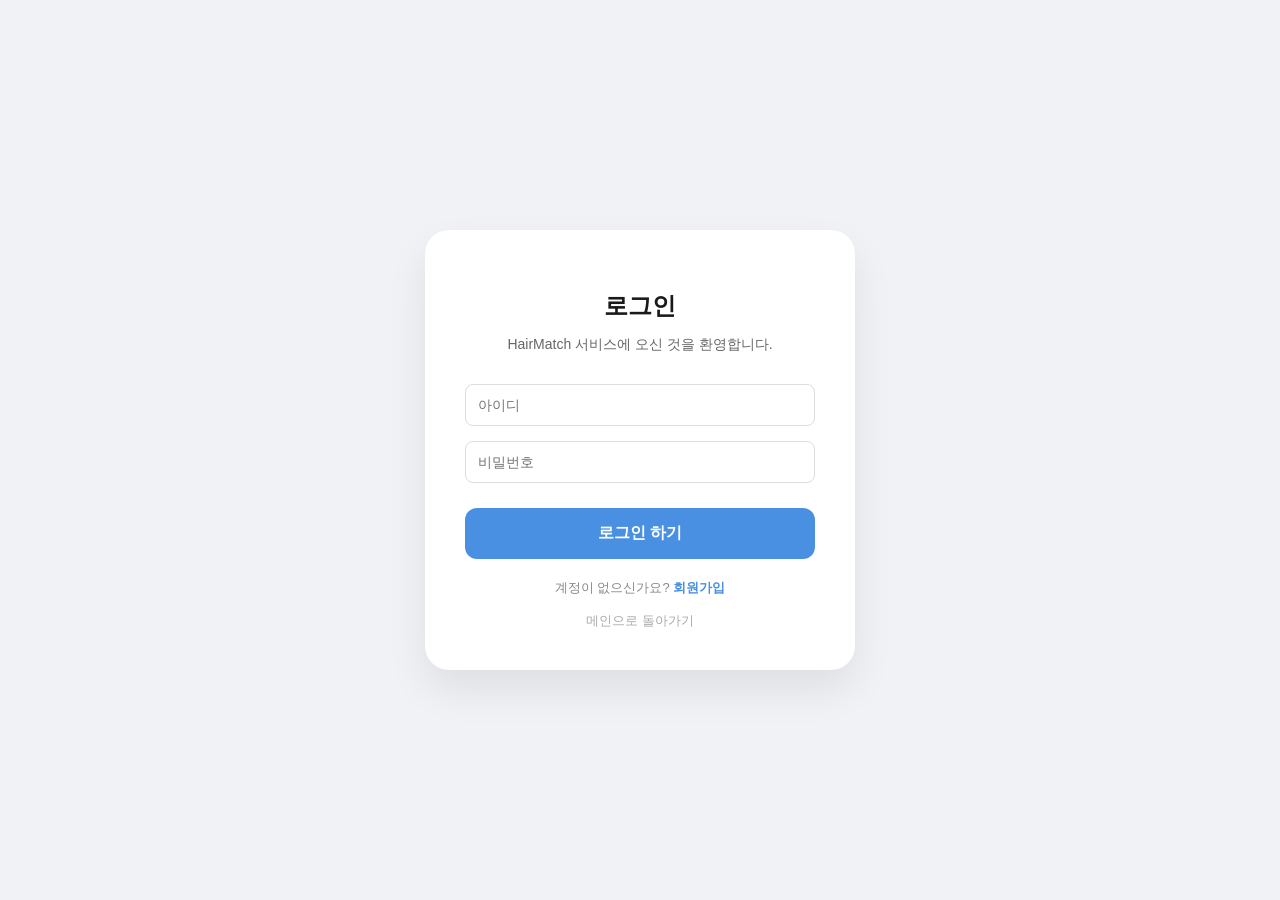
<file: login.html>
<!DOCTYPE html>
<html lang="ko">
<head>
    <meta charset="UTF-8">
    <meta name="viewport" content="width=device-width, initial-scale=1.0">
    <title>로그인 - HairMatch</title>
    <style>
        body { font-family: 'Pretendard', -apple-system, sans-serif; display: flex; justify-content: center; align-items: center; height: 100vh; margin: 0; background-color: #f0f2f5; color: #333; }
        .login-container { background: white; padding: 40px; border-radius: 24px; box-shadow: 0 20px 40px rgba(0,0,0,0.08); width: 350px; text-align: center; }
        h2 { font-size: 24px; font-weight: 800; margin-bottom: 10px; color: #1a1a1a; }
        p { color: #666; font-size: 14px; margin-bottom: 30px; }

        .input-group { text-align: left; margin-bottom: 15px; }
        input { width: 100%; padding: 12px; border: 1px solid #ddd; border-radius: 8px; box-sizing: border-box; font-size: 14px; transition: 0.2s; }
        input:focus { outline: none; border-color: #4A90E2; box-shadow: 0 0 0 3px rgba(74, 144, 226, 0.1); }

        button { background-color: #4A90E2; color: white; border: none; padding: 15px; border-radius: 12px; cursor: pointer; font-size: 16px; font-weight: 600; width: 100%; margin-top: 10px; transition: 0.3s; }
        button:hover { background-color: #357ABD; transform: translateY(-2px); }

        .links { margin-top: 20px; font-size: 13px; color: #888; }
        .links a { color: #4A90E2; text-decoration: none; font-weight: 600; }
        .back-home { display: inline-block; margin-top: 15px; font-size: 13px; color: #aaa; text-decoration: none; }
        
        .loading { display: none; margin-top: 10px; font-size: 12px; color: #4A90E2; font-weight: bold; }
    </style>
</head>
<body>

<div class="login-container">
    <h2>로그인</h2>
    <p>HairMatch 서비스에 오신 것을 환영합니다.</p>

    <form id="loginForm">
        <div class="input-group">
            <input type="text" id="loginId" placeholder="아이디" required>
        </div>
        <div class="input-group">
            <input type="password" id="loginPw" placeholder="비밀번호" required>
        </div>
        <button type="submit" id="loginBtn">로그인 하기</button>
        <div id="loadingMsg" class="loading">로그인 중...</div>
    </form>

    <div class="links">
        계정이 없으신가요? <a href="signup.html">회원가입</a>
    </div>
    <a href="index.html" class="back-home">메인으로 돌아가기</a>
</div>

<script>
    document.getElementById('loginForm').onsubmit = async (e) => {
        e.preventDefault();
        
        const loginBtn = document.getElementById('loginBtn');
        const loadingMsg = document.getElementById('loadingMsg');
        
        const username = document.getElementById('loginId').value;
        const password = document.getElementById('loginPw').value;

        // UI 상태 업데이트
        loginBtn.disabled = true;
        loadingMsg.style.display = 'block';

        // 서버 전송용 폼 데이터 생성
        const formData = new FormData();
        formData.append("username", username);
        formData.append("password", password);

        try {
            // 1. FastAPI 로그인 API 호출
            const response = await fetch('http://127.0.0.1:8000/login', {
                method: 'POST',
                body: formData
            });

            const data = await response.json();

            // 2. 결과 처리
            if (response.ok && data.status === "success") {
                // 로그인 성공 시 브라우저에 유저 정보 저장 및 상태 유지
                localStorage.setItem("userName", data.user_name);
                localStorage.setItem("userGender", data.user_gender); // 성별 정보도 함께 저장
                localStorage.setItem("isLoggedIn", "true");
                
                alert(data.message);
                window.location.href = "index.html"; 
            } else {
                // 실패 메시지 처리 (401 에러 등)
                alert("로그인 실패: " + (data.detail || data.message || "아이디 또는 비밀번호를 확인하세요."));
            }
        } catch (error) {
            console.error("Error:", error);
            alert("서버와 연결할 수 없습니다. FastAPI 서버가 작동 중인지 확인하세요.");
        } finally {
            // 버튼 상태 복구
            loginBtn.disabled = false;
            loadingMsg.style.display = 'none';
        }
    };
</script>

</body>
</html>
</file>
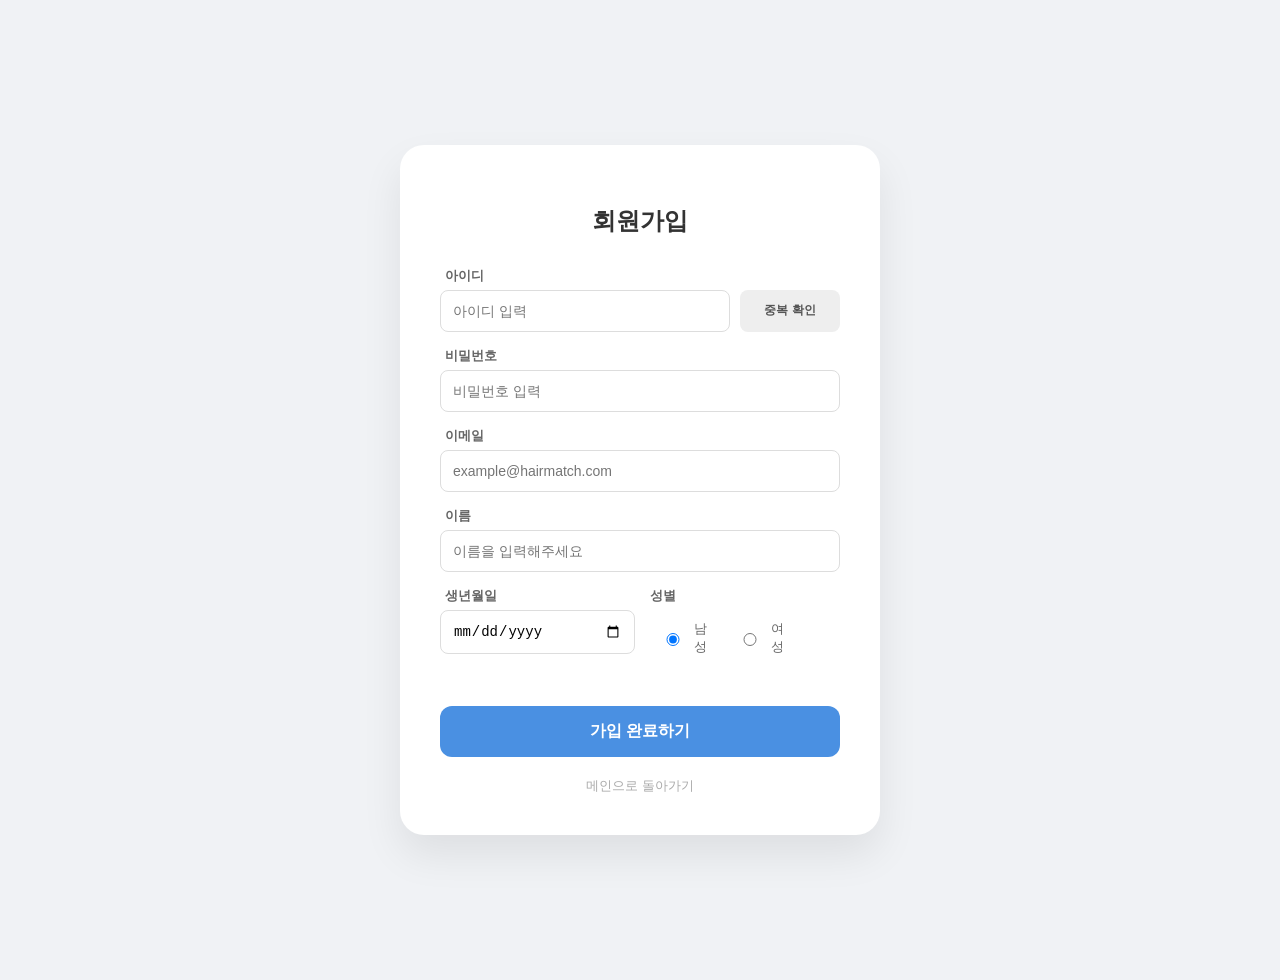
<file: signup.html>
<!DOCTYPE html>
<html lang="ko">
<head>
    <meta charset="UTF-8">
    <meta name="viewport" content="width=device-width, initial-scale=1.0">
    <title>회원가입 - HairMatch</title>
    <style>
        body { font-family: 'Pretendard', -apple-system, sans-serif; display: flex; justify-content: center; align-items: center; min-height: 100vh; margin: 0; background-color: #f0f2f5; color: #333; padding: 40px 0; }
        .signup-container { background: white; padding: 40px; border-radius: 24px; box-shadow: 0 20px 40px rgba(0,0,0,0.08); width: 400px; }
        h2 { text-align: center; font-size: 24px; font-weight: 800; margin-bottom: 30px; }

        .input-row { display: flex; gap: 10px; margin-bottom: 15px; }
        .input-group { margin-bottom: 15px; }
        label { display: block; font-size: 13px; font-weight: 600; color: #666; margin-bottom: 5px; margin-left: 5px; }
        
        input, select { width: 100%; padding: 12px; border: 1px solid #ddd; border-radius: 8px; box-sizing: border-box; font-size: 14px; transition: 0.2s; }
        input:focus { outline: none; border-color: #4A90E2; box-shadow: 0 0 0 3px rgba(74, 144, 226, 0.1); }

        .dup-btn { width: 100px; background-color: #eee; color: #555; border: none; border-radius: 8px; cursor: pointer; font-size: 12px; font-weight: 600; }
        .dup-btn:hover { background-color: #e0e0e0; }

        .gender-group { display: flex; gap: 20px; padding: 10px 5px; }
        .gender-group label { font-weight: normal; cursor: pointer; display: flex; align-items: center; gap: 5px; }

        button.submit-btn { background-color: #4A90E2; color: white; border: none; padding: 15px; border-radius: 12px; cursor: pointer; font-size: 16px; font-weight: 600; width: 100%; margin-top: 20px; transition: 0.3s; }
        button.submit-btn:hover { background-color: #357ABD; transform: translateY(-2px); }

        .back-home { display: block; text-align: center; margin-top: 20px; font-size: 13px; color: #aaa; text-decoration: none; }
    </style>
</head>
<body>

<div class="signup-container">
    <h2>회원가입</h2>
    
    <form id="signupForm">
        <label>아이디</label>
        <div class="input-row">
            <input type="text" id="regId" placeholder="아이디 입력" required style="flex: 1;">
            <button type="button" class="dup-btn" onclick="checkDuplicate()">중복 확인</button>
        </div>

        <label>비밀번호</label>
        <div class="input-group">
            <input type="password" id="regPw" placeholder="비밀번호 입력" required>
        </div>

        <label>이메일</label>
        <div class="input-group">
            <input type="email" id="regEmail" placeholder="example@hairmatch.com" required>
        </div>

        <label>이름</label>
        <div class="input-group">
            <input type="text" id="regName" placeholder="이름을 입력해주세요" required>
        </div>

        <div class="input-row">
            <div style="flex: 1;">
                <label>생년월일</label>
                <input type="date" id="regBirth" required>
            </div>
            <div style="flex: 1;">
                <label>성별</label>
                <div class="gender-group">
                    <label><input type="radio" name="regGender" value="male" checked> 남성</label>
                    <label><input type="radio" name="regGender" value="female"> 여성</label>
                </div>
            </div>
        </div>

        <button type="submit" class="submit-btn">가입 완료하기</button>
    </form>

    <a href="index.html" class="back-home">메인으로 돌아가기</a>
</div>

<script>
    // 중복 확인 (간단 예시)
    function checkDuplicate() {
        const userId = document.getElementById('regId').value;
        if(!userId) {
            alert("아이디를 입력해주세요.");
            return;
        }
        alert(userId + "는 사용 가능한 아이디입니다.");
    }

    // ⭐ DB 연동 회원가입 로직
    document.getElementById('signupForm').onsubmit = async (e) => {
        e.preventDefault();
        
        // 1. 입력 데이터 수집
        const formData = new FormData();
        formData.append("username", document.getElementById('regId').value);
        formData.append("password", document.getElementById('regPw').value);
        formData.append("email", document.getElementById('regEmail').value);
        formData.append("name", document.getElementById('regName').value);
        // 생년월일도 필요하다면 백엔드 API에 맞춰 추가하세요.
        formData.append("gender", document.querySelector('input[name="regGender"]:checked').value);

        try {
        const response = await fetch('http://127.0.0.1:8000/signup', {
            method: 'POST',
            body: formData
        });
        
        const data = await response.json();

        if (response.ok) {
            // status_code가 200~299인 경우
            alert("회원가입이 성공적으로 완료되었습니다!");
            window.location.href = "login.html";
        } else {
            // 백엔드에서 HTTPException(400, 401 등)을 던진 경우
            // data.detail이 있으면 그것을 보여주고, 없으면 기본 메시지 출력
            alert("회원가입 실패: " + (data.detail || "알 수 없는 오류가 발생했습니다."));
        }
    } catch (error) {
        console.error("Error:", error);
        alert("서버 연결 실패! 네트워크 상태나 서버 실행 여부를 확인하세요.");
    }
};
</script>

</body>
</html>
</file>
